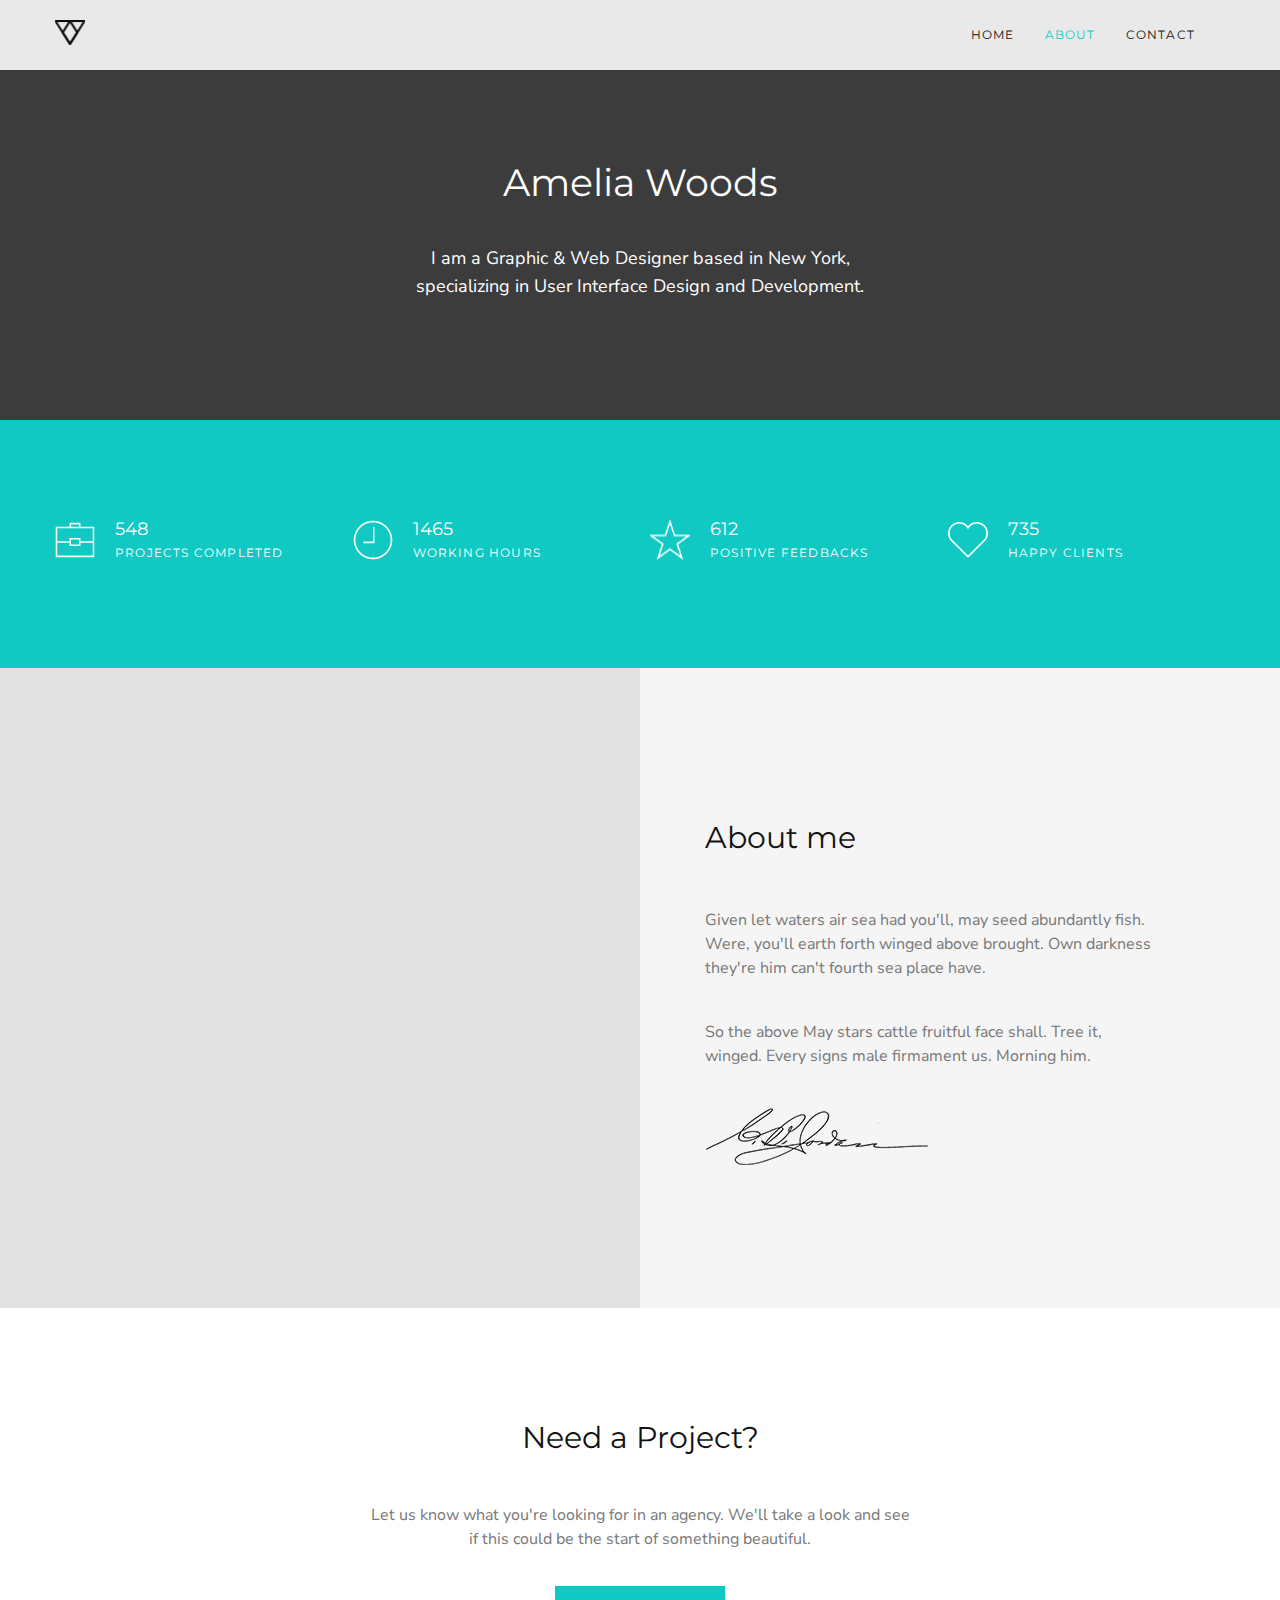
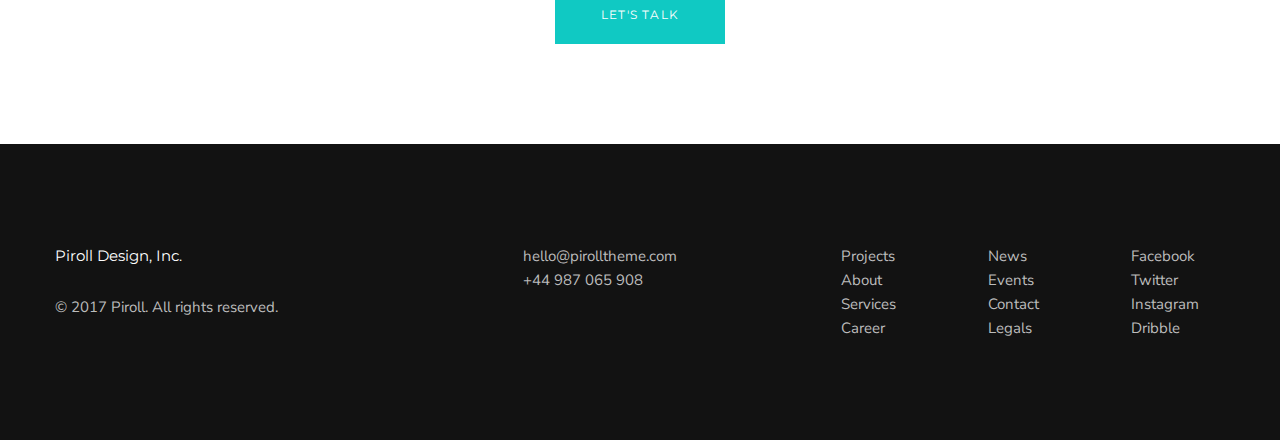
<file: about.html>
<!DOCTYPE html>
<html lang="en">
<head>
    <meta charset="UTF-8">
    <meta http-equiv="X-UA-Compatible" content="IE=edge">
    <meta name="viewport" content="width=device-width, initial-scale=1.0">
    <title>Document</title>
    <link rel="stylesheet" href="css/style.min.css">
</head>
<body>
    <div class="wrapper">
        <header class="header">
            <div class="container">
                <div class="header__inner">
                    <div class="header__logo"></div>
                    <div class="header__menu">
                        <a href="home.html" class="label">home</a>
                        <a href="about.html" class="label active">about</a>
                        <a href="contact.html" class="label">contact</a>
                    </div>
                    <div class="burger">
                        <span></span>
                        <span></span>
                        <span></span>
                    </div>
                </div>
            </div>
        </header>
        <main class="content">
            <section class="bio">
                <div class="container">
                    <div class="bio__inner">
                        <h1 class="bio__title main-title">Amelia Woods</h1>
                        <div class="bio__text">
                            I am a Graphic & Web Designer based in New York, specializing 
                            in User Interface Design and Development.
                        </div>
                    </div>
                </div>
            </section>
            <section class="numbers">
                <div class="container">
                    <div class="numbers__inner">
                        <ul class="numbers__grid">
                            <li class="rate">
                                <div class="rate__number">548</div>
                                <h6 class="rate__title label">projects completed</h6>
                            </li>
                            <li class="rate">
                                <div class="rate__number">1465</div>
                                <h6 class="rate__title label">WORKING HOURS</h6>
                            </li>
                            <li class="rate">
                                <div class="rate__number">612</div>
                                <h6 class="rate__title label">POSITIVE FEEDBACKS</h6>
                            </li>
                            <li class="rate">
                                <div class="rate__number">735</div>
                                <h6 class="rate__title label">HAPPY CLIENTS</h6>
                            </li>
                        </ul>
                    </div>
                </div>
            </section>
            <section class="about-me">
                <div class="container">
                    <div class="about-me__inner">
                        <div class="about-me__empty"></div>
                        <div class="about-me__content">
                            <h2 class="about-me__title title">About me</h2>
                        <div class="about-me__text text">
                            <p>
                                Given let waters air sea had you'll, may seed abundantly fish. 
                                Were, you'll earth forth winged above brought. Own darkness 
                                they're him can't fourth sea place have.
                            </p>
                            <p>
                                So the above May stars cattle fruitful face shall. Tree it, winged. 
                                Every signs male firmament us. Morning him.
                            </p>
                        </div>
                        <div class="about-me__signature"></div>
                        </div>
                    </div>
                </div>
            </section>
            <section class="need-a-project">
                <div class="container">
                    <div class="need-a-project__inner">
                        <h2 class="need-a-project__title title">Need a Project?</h2>
                        <div class="need-a-project__text text">
                            Let us know what you're looking for in an agency. We'll take a look and see 
                            if this could be the start of something beautiful.
                        </div>
                        <div class="need-a-project__btn btn">let's talk</div>
                    </div>
                </div>
            </section>
        </main>
        <footer class="footer">
            <div class="container">
                <div class="footer__inner">
                    <div class="footer__main">
                        <h3 class="footer__title">Piroll Design, Inc.</h3>
                        <div class="footer__copyrights">© 2017 Piroll. All rights reserved.</div>
                    </div>
                    <div class="footer__contacts">
                        <div class="footer__email">hello@pirolltheme.com</div>
                        <div class="footer__phone">+44 987 065 908 </div>
                    </div>
                    <div class="footer__all-links">
                        <div class="footer__links">
                            <a href="">Projects</a>
                            <a href="">About</a>
                            <a href="">Services</a>
                            <a href="">Career</a>
                        </div>
                        <div class="footer__links">
                            <a href="">News</a>
                            <a href="">Events</a>
                            <a href="">Contact</a>
                            <a href="">Legals</a>
                        </div>
                        <div class="footer__links">
                            <a href="">Facebook</a>
                            <a href="">Twitter</a>
                            <a href="">Instagram</a>
                            <a href="">Dribble</a>
                        </div>
                    </div>
                </div>
            </div>
        </footer>
    </div>
    
    <script src="js/script.js"></script>
</body>
</html>
</file>
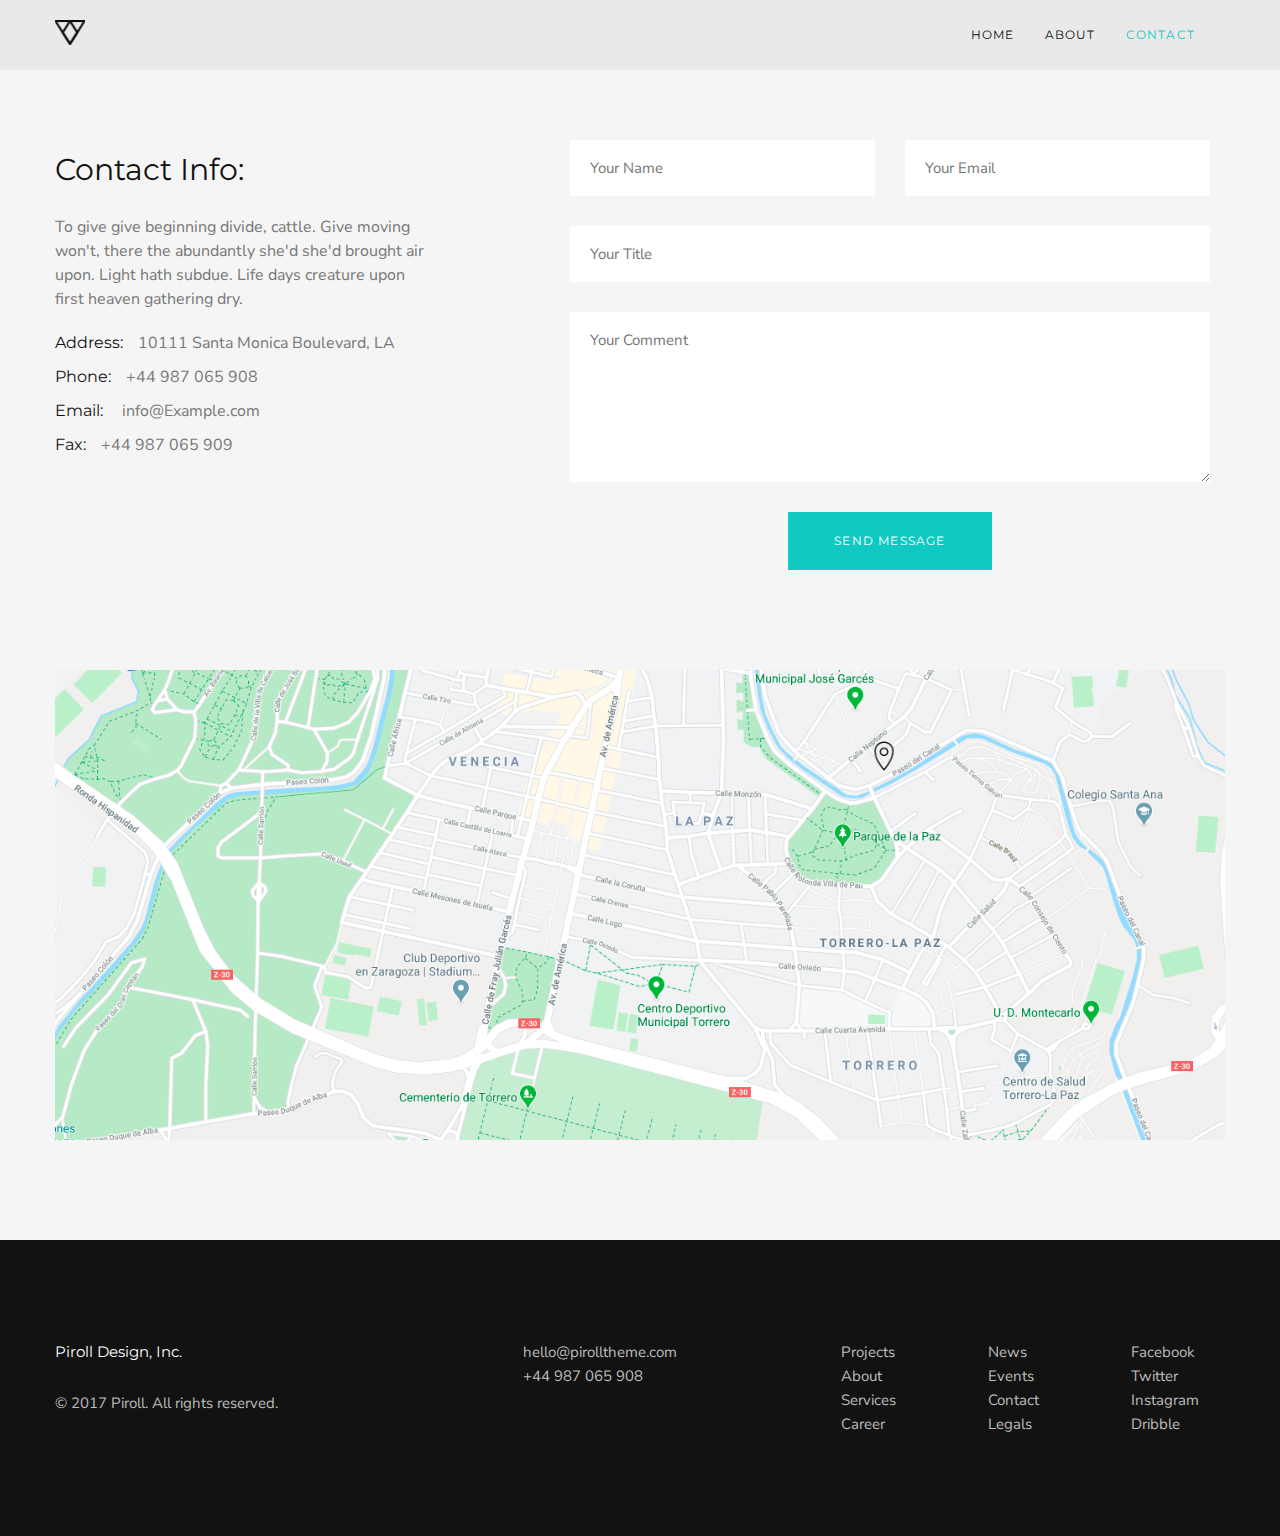
<file: contact.html>
<!DOCTYPE html>
<html lang="en">
<head>
    <meta charset="UTF-8">
    <meta http-equiv="X-UA-Compatible" content="IE=edge">
    <meta name="viewport" content="width=device-width, initial-scale=1.0">
    <title>Document</title>
    <link rel="stylesheet" href="css/style.min.css">
</head>
<body>
    <div class="wrapper">
        <header class="header">
            <div class="container">
                <div class="header__inner">
                    <div class="header__logo"></div>
                    <div class="header__menu">
                        <a href="home.html" class="label">home</a>
                        <a href="about.html" class="label">about</a>
                        <a href="contact.html" class="label active">contact</a>
                    </div>
                    <div class="burger">
                        <span></span>
                        <span></span>
                        <span></span>
                    </div>
                </div>
            </div>
        </header>
        <main class="content">
            <section class="contact-info">
                <div class="container">
                    <div class="contact-info__inner">
                        <div class="contact-info__wrapper">
                            <div class="contact-info__content">
                                <h1 class="contact-info__title title">Contact Info:</h1>
                                <div class="contact-info__text text">
                                    To give give beginning divide, cattle. Give moving 
                                    won't, there the abundantly she'd she'd brought air 
                                    upon. Light hath subdue. Life days creature upon 
                                    first heaven gathering dry.
                                </div>
                                <ul class="contact-info__info">
                                    <li class="text">
                                        <span>Address:</span>10111 Santa Monica Boulevard, LA
                                    </li>
                                    <li class="text">
                                        <span>Phone:</span>+44 987 065 908
                                    </li>
                                    <li class="text">
                                        <span>Email: </span> info@Example.com
                                    </li>
                                    <li class="text">
                                        <span>Fax:</span>+44 987 065 909
                                    </li>
                                </ul>
                            </div>
                        </div>
                        <form action="POST" class="contact-info__form form">
                            <div class="form__inputs">
                                <input placeholder="Your Name" name="name" type="text">
                                <input placeholder="Your Email" name="email" type="email">
                                <input placeholder="Your Title" name="title" type="text">
                            </div>
                            <textarea class="form__textarea" placeholder="Your Comment" name="comment" cols="30" rows="10"></textarea>
                            <button type="submit" class="form__btn btn">send message</button>
                        </form>
                    </div>
                </div>
            </section>
            <section class="map">
                <div class="container">
                    <div class="map__map"></div>    
                </div>
            </section>
        </main>
        <footer class="footer">
            <div class="container">
                <div class="footer__inner">
                    <div class="footer__main">
                        <h3 class="footer__title">Piroll Design, Inc.</h3>
                        <div class="footer__copyrights">© 2017 Piroll. All rights reserved.</div>
                    </div>
                    <div class="footer__contacts">
                        <div class="footer__email">hello@pirolltheme.com</div>
                        <div class="footer__phone">+44 987 065 908 </div>
                    </div>
                    <div class="footer__all-links">
                        <div class="footer__links">
                            <a href="">Projects</a>
                            <a href="">About</a>
                            <a href="">Services</a>
                            <a href="">Career</a>
                        </div>
                        <div class="footer__links">
                            <a href="">News</a>
                            <a href="">Events</a>
                            <a href="">Contact</a>
                            <a href="">Legals</a>
                        </div>
                        <div class="footer__links">
                            <a href="">Facebook</a>
                            <a href="">Twitter</a>
                            <a href="">Instagram</a>
                            <a href="">Dribble</a>
                        </div>
                    </div>
                </div>
            </div>
        </footer>
    </div>
    <script src="js/script.js"></script>
</body>
</html>
</file>
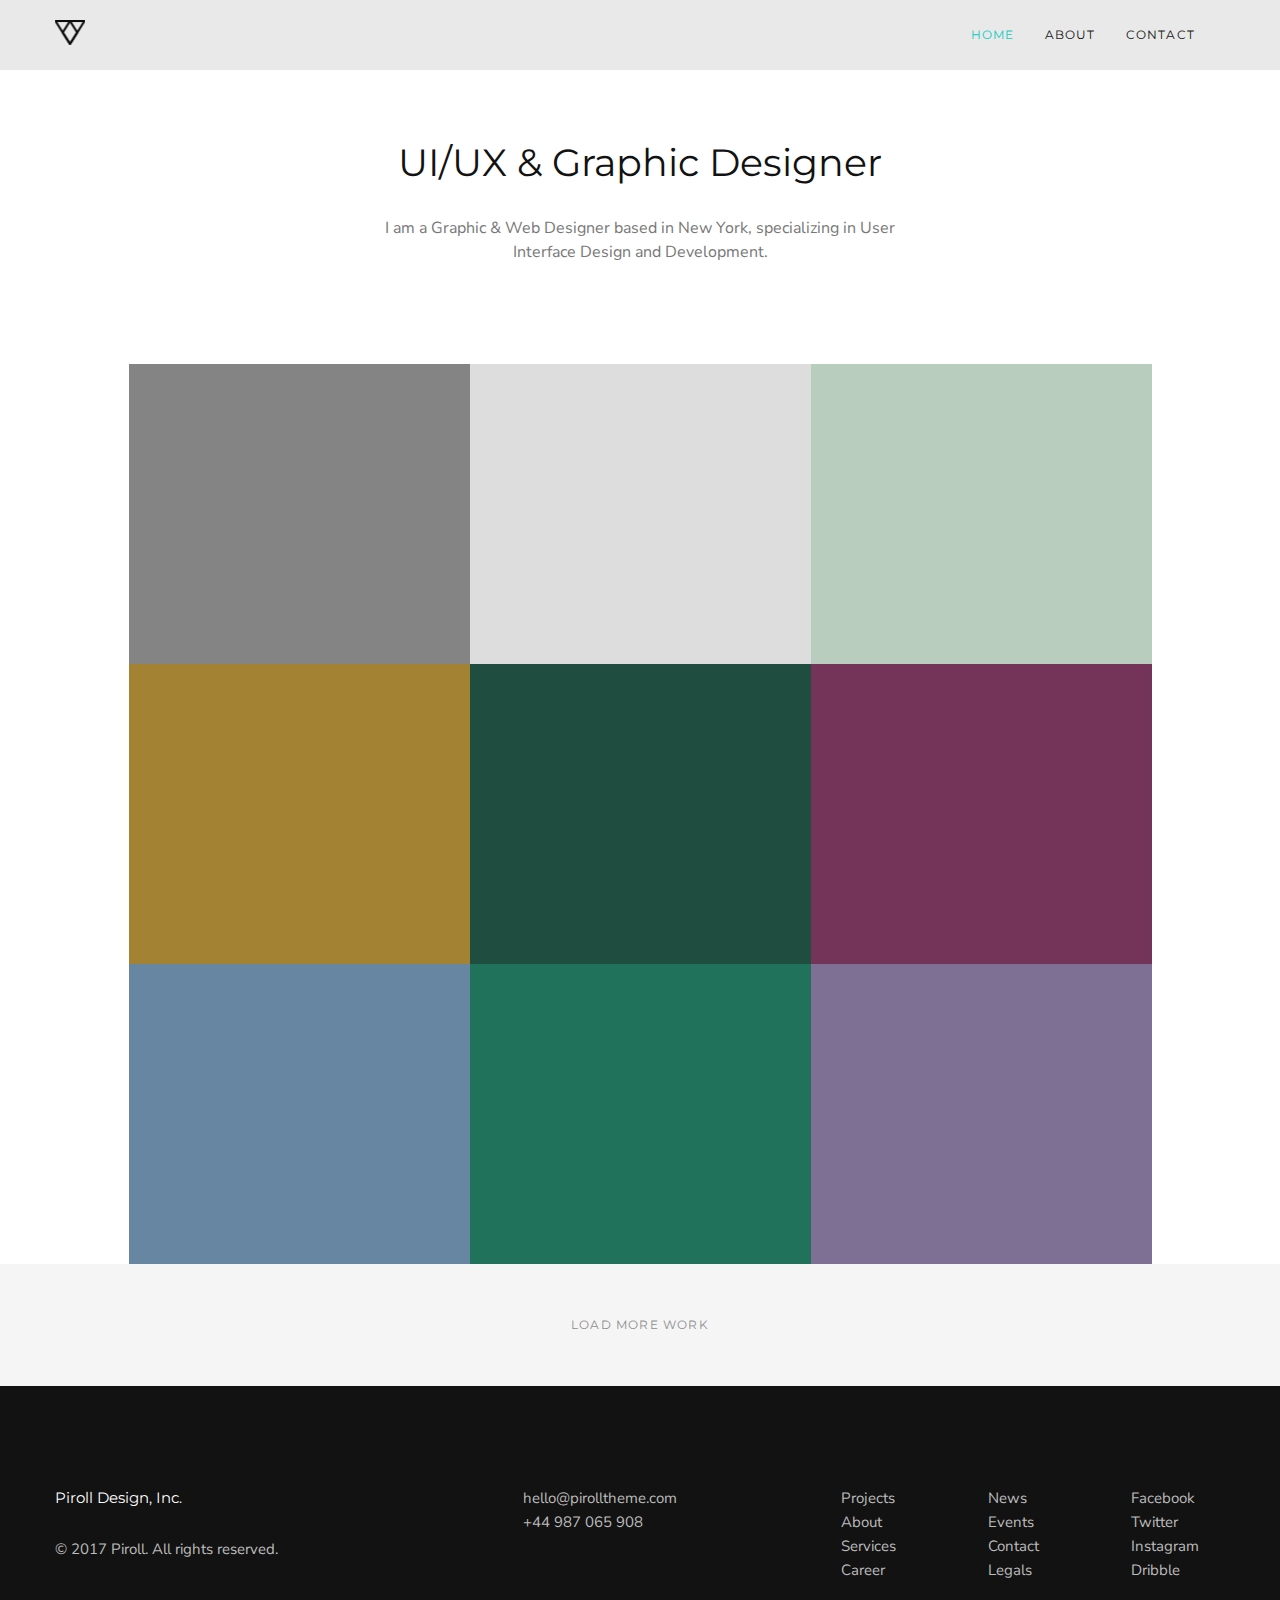
<file: home.html>
<!DOCTYPE html>
<html lang="en">
<head>
    <meta charset="UTF-8">
    <meta http-equiv="X-UA-Compatible" content="IE=edge">
    <meta name="viewport" content="width=device-width, initial-scale=1.0">
    <title>Document</title>
    <link rel="stylesheet" href="css/style.min.css">
</head>
<body>
    <div class="wrapper">
        <header class="header">
            <div class="container">
                <div class="header__inner">
                    <div class="header__logo"></div>
                    <div class="header__menu">
                        <a href="home.html" class="label active">home</a>
                        <a href="about.html" class="label">about</a>
                        <a href="contact.html" class="label">contact</a>
                    </div>
                    <div class="burger">
                        <span></span>
                        <span></span>
                        <span></span>
                    </div>
                </div>
            </div>
        </header>
        <main class="content">
            <section class="designer">
                <h1 class="designer__title main-title">UI/UX & Graphic Designer</h1>
                <div class="designer__text text">
                    I am a Graphic & Web Designer based in New York, specializing 
                    in User Interface Design and Development.
                </div>
                <div class="designer__grid">
                    <li class="work"></li>
                    <li class="work"></li>
                    <li class="work"></li>
                    <li class="work"></li>
                    <li class="work"></li>
                    <li class="work"></li>
                    <li class="work"></li>
                    <li class="work"></li>
                    <li class="work"></li>
                    <li class="work"></li>
                    <li class="work"></li>
                    <li class="work"></li>
                </div>
                <button class="designer__btn grid-btn label">load more work</button>
            </section>
        </main>
        <footer class="footer">
            <div class="container">
                <div class="footer__inner">
                    <div class="footer__main">
                        <h3 class="footer__title">Piroll Design, Inc.</h3>
                        <div class="footer__copyrights">© 2017 Piroll. All rights reserved.</div>
                    </div>
                    <div class="footer__contacts">
                        <div class="footer__email">hello@pirolltheme.com</div>
                        <div class="footer__phone">+44 987 065 908 </div>
                    </div>
                    <div class="footer__all-links">
                        <div class="footer__links">
                            <a href="">Projects</a>
                            <a href="">About</a>
                            <a href="">Services</a>
                            <a href="">Career</a>
                        </div>
                        <div class="footer__links">
                            <a href="">News</a>
                            <a href="">Events</a>
                            <a href="">Contact</a>
                            <a href="">Legals</a>
                        </div>
                        <div class="footer__links">
                            <a href="">Facebook</a>
                            <a href="">Twitter</a>
                            <a href="">Instagram</a>
                            <a href="">Dribble</a>
                        </div>
                    </div>
                </div>
            </div>
        </footer>
    </div>
    <script src="js/script.js"></script>
</body>
</html>
</file>
<file: css/style.min.css>
@import"https://fonts.googleapis.com/css2?family=Montserrat:wght@600&family=Nunito+Sans&display=swap";*{padding:0;margin:0;border:0}*,*:before,*:after{box-sizing:border-box}:focus,:active{outline:none}a:focus,a:active{outline:none}nav,footer,header,aside{display:block}html,body{height:100%;width:100%;font-size:100%;line-height:1;font-size:14px;-ms-text-size-adjust:100%;-moz-text-size-adjust:100%;-webkit-text-size-adjust:100%}input,button,textarea{font-family:inherit}input::-ms-clear{display:none}button{cursor:pointer}button::-moz-focus-inner{padding:0;border:0}a,a:visited{text-decoration:none}a:hover{text-decoration:none}ul li{list-style:none}img{vertical-align:top}h1,h2,h3,h4,h5,h6{font-size:inherit;font-weight:inherit}.hide{display:none}.lock{overflow:hidden}.wrapper{display:flex;flex-direction:column;height:100vh}.wrapper>main{flex:1 1 auto}.container{max-width:1200px;padding:0 15px;width:100%;margin:0 auto}.title{font-size:30px;line-height:2}@media(max-width: 320px){.title{text-align:center}}.main-title{font-size:38px;line-height:1.2}.label,.btn{font-size:12px;line-height:2.5;letter-spacing:1.2px;text-transform:uppercase}.text{font-family:"Nunito Sans",sans-serif;font-size:16px;line-height:24px;color:#787878}.btn{display:inline-block;padding:23px 46px;background-color:#10c9c3;color:#fff;line-height:1}.grid-btn{background-color:#f5f5f5;padding:46px 0;text-align:center;color:#8e8e8e;width:100%}.bio{padding:160px 0 120px 0;background-color:#3c3c3c;color:#fff}.bio__inner{display:flex;flex-direction:column;align-items:center}.bio__title{text-align:center;margin-bottom:38px}.bio__text{font-family:"Nunito Sans",sans-serif;color:inherit;font-size:18px;line-height:28px;max-width:515px;text-align:center}.about-me{padding:140px 0;background:linear-gradient(to right, #E2E2E2 50%, #F5F5F5 50%)}.about-me__inner{display:flex}.about-me__inner>*{flex:1 1 50%}@media(max-width: 992px){.about-me__empty{display:none}}.about-me__content{padding-left:65px;display:flex;flex-direction:column}.about-me__content>*{margin-bottom:40px}.about-me__content>*:last-child{margin-bottom:0}@media(max-width: 992px){.about-me__content{padding-left:0;align-items:center}}.about-me__text{max-width:450px}.about-me__text>*{margin-bottom:40px}.about-me__text>*:last-child{margin-bottom:0}@media(max-width: 992px){.about-me__text{text-align:center}}.about-me__signature{width:100%;height:60px;background:url("../img/about/signature.png") 0 0/auto no-repeat}@media(max-width: 992px){.about-me__signature{background-position:center}}@media(max-width: 992px){.about-me{background:#f5f5f5}}@media(max-width: 768px){.about-me{padding:100px 0}}.need-a-project{padding:100px 0}.need-a-project__inner{display:flex;flex-direction:column;align-items:center}.need-a-project__inner>*{margin-bottom:35px}.need-a-project__inner>*:last-child{margin-bottom:0}.need-a-project__text{max-width:540px;text-align:center}.contact-info{padding:140px 0 100px 0;background-color:#f5f5f5}.contact-info__inner{display:flex;justify-content:space-between;flex-wrap:wrap}.contact-info__wrapper{flex:1 1 auto;display:flex;flex-direction:column;margin-bottom:30px}@media(max-width: 1069px){.contact-info__wrapper{align-items:center}}.contact-info__content{display:flex;flex-direction:column}.contact-info__title{margin-bottom:15px}.contact-info__text{max-width:370px;margin-bottom:20px}.contact-info__info li{margin-bottom:10px}.contact-info__info li span{font-family:"Montserrat",sans-serif;color:#121212;margin-right:15px}.contact-info__info li:last-child{margin-bottom:0}.contact-info__form{margin:0 auto;max-width:670px;padding:0;flex:1 1 auto;align-items:flex-start}@media(max-width: 1069px){.contact-info__form{align-items:center}}.map{padding:0px 0px 100px 0px;background-color:#f5f5f5}.map__map{position:relative;width:100%;height:470px;background:url("../img/map/map.png") center/cover no-repeat}.map__map:before{content:"";width:20px;height:30px;position:absolute;top:15%;left:70%;background:url("../img/map/01.png") center/cover no-repeat}.designer{padding:140px 0 0 0}.designer__title{text-align:center;margin-bottom:30px}.designer__text{max-width:510px;margin:0 auto;text-align:center;margin-bottom:100px}.designer__grid{max-width:1366px;margin:0 auto;display:grid;grid-template-columns:repeat(auto-fit, minmax(200px, 341px));grid-template-rows:repeat(3, 300px);grid-auto-rows:0;justify-content:center}.designer__grid li:nth-child(1){background:#848484}.designer__grid li:nth-child(2){background:#ddd}.designer__grid li:nth-child(3){background:#b8cdbe}.designer__grid li:nth-child(4){background:#a48234}.designer__grid li:nth-child(5){background:#1f4e41}.designer__grid li:nth-child(6){background:#74345a}.designer__grid li:nth-child(7){background:#6686a2}.designer__grid li:nth-child(8){background:#20725b}.designer__grid li:nth-child(9){background-color:#7e7095}.designer__grid li:nth-child(10){background-color:#af4c2e}.designer__grid li:nth-child(11){background-color:#6a0f14}.designer__grid li:nth-child(12){background-color:#cdf7e8}.designer__grid li:hover{background:#10c9c3 url("../img/numbers/eye.png") center/auto no-repeat}body{font-family:"Montserrat",sans-serif;color:#121212}a{cursor:pointer}.header{position:fixed;z-index:10;background-color:#e9e9e9;top:0;left:0;width:100%;padding:20px 0}.header__inner{display:flex;justify-content:space-between}.header__logo{width:30px;height:25px;background:url("../img/header/logo.png") center/cover no-repeat}.header__menu{display:flex}.header__menu a{margin:0px 30px 0px 0px;transition:color .3s ease 0s;color:#121212}.header__menu a:hover{color:#10c9c3}@media(max-width: 768px){.header__menu a{font-size:18px;margin:0px 0px 30px 0px}}.header__menu a.active{color:#10c9c3}.header__menu li:last-child{margin:0}@media(max-width: 768px){.header__menu{padding:60px 0 0 0;position:absolute;width:100%;height:100vh;flex-direction:column;align-items:center;z-index:50;background-color:rgba(255,255,255,.95);top:-100vh;left:0;transition-duration:.5s;overflow:auto}.header__menu.active{top:0}}.burger{display:none;position:absolute;top:20px;right:15px;width:40px;height:25px;z-index:100}.burger span{position:absolute;display:block;width:100%;height:3px;background:#000;transition-duration:.3s}.burger *:nth-child(1){top:0}.burger *:nth-child(2){top:11px}.burger *:nth-child(3){bottom:0}.burger span:last-child{margin:0}.burger.active *:nth-child(1){transform:rotate(45deg);top:11px}.burger.active *:nth-child(2){display:none}.burger.active *:nth-child(3){transform:rotate(-45deg);bottom:11px}@media(max-width: 768px){.burger{display:block}}.intro{display:flex;align-items:center;min-height:630px;background-color:#e9e9e9}.intro__inner{max-width:475px;width:100%;float:right}.intro__inner *:last-child{margin-bottom:0}@media(max-width: 768px){.intro__inner{float:none;margin:0 auto}}.intro__title{margin-bottom:32px}.intro__text{font-family:"Nunito Sans",sans-serif;font-size:18px;line-height:155.5555555556%;color:#787878;margin-bottom:39px}.about{padding:100px 0}.about__inner>*{margin-bottom:40px}.about__inner>*:last-child{margin-bottom:0}.about__title{text-align:center}.about__text{text-align:center;max-width:620px;margin-left:auto;margin-right:auto}.about__signature{width:223px;height:57px;background:url("../img/about/signature.png") center/cover no-repeat;margin:0 auto}.skills{height:570px;width:100%;background:linear-gradient(to right, #F8F9F9 50%, #e9e9e9 50%)}.skills__inner{padding-right:15px;width:50%;height:570px;display:flex;flex-direction:column;justify-content:center}@media(max-width: 768px){.skills__inner{align-items:center;width:100%}}.skills__title{margin-bottom:40px}.skills__schedule li:first-child:after{background:linear-gradient(to right, #10c9c3 75%, #d8d8d8 25%)}.skills__schedule li:nth-child(2):after{background:linear-gradient(to right, #10c9c3 90%, #d8d8d8 10%)}.skills__schedule li:last-child{margin-bottom:0}.skills__schedule li:last-child:after{background:linear-gradient(to right, #10c9c3 65%, #d8d8d8 35%)}@media(max-width: 768px){.skills__schedule{width:100%;display:flex;flex-direction:column;align-items:center}}@media(max-width: 768px){.skills{background:#f8f9f9}}.skill{position:relative;max-width:500px;width:100%;padding-bottom:20px;margin-bottom:40px;display:flex}.skill:after{content:"";position:absolute;width:100%;height:3px;bottom:0;left:0;background:linear-gradient(to right, #10c9c3 75%, #d8d8d8 25%)}.skill__title{flex:1 1 auto;padding-right:10px}.skill__persents{flex:0 0 auto}.numbers{padding:100px 0;background-color:#10c9c3;color:#fff}@media(max-width: 480px){.numbers__inner{display:flex;justify-content:center}}.numbers__grid{display:grid;grid-template:1fr/repeat(auto-fit, minmax(220px, 1fr));-moz-column-gap:20px;column-gap:20px;row-gap:40px}.numbers__grid li:nth-child(1):before{background:url("../img/numbers/01.png") center/auto no-repeat}.numbers__grid li:nth-child(2):before{background:url("../img/numbers/02.png") center/auto no-repeat}.numbers__grid li:nth-child(3):before{background:url("../img/numbers/03.png") center/auto no-repeat}.numbers__grid li:nth-child(4):before{background:url("../img/numbers/04.png") center/auto no-repeat}.rate{position:relative;padding:0px 0px 0px 60px}.rate__number{font-size:18px}.rate:before{content:"";position:absolute;top:0;left:0;width:40px;height:40px;background:url("../img/numbers/01.png") 0 0/auto no-repeat}.works__works{max-width:1366px;margin:0 auto;display:grid;grid-template-columns:repeat(auto-fit, minmax(200px, 341px));grid-template-rows:repeat(2, 300px);grid-auto-rows:0;justify-content:center}.works__works li:nth-child(1){background:#848484}.works__works li:nth-child(2){background:#ddd}.works__works li:nth-child(3){background:#b8cdbe}.works__works li:nth-child(4){background:#a48234}.works__works li:nth-child(5){background:#1f4e41}.works__works li:nth-child(6){background:#74345a}.works__works li:nth-child(7){background:#6686a2}.works__works li:nth-child(8){background:#20725b}.works__works li:hover{background:#000 url("../img/numbers/eye.png") center/auto no-repeat}.view-all{grid-auto-rows:300px}.work{transition:background-color .5s ease 0s;font-size:34px;display:flex;justify-content:center;align-items:center}.process{padding:100px 0}.process__inner>*{margin-bottom:40px}.process__inner>*:last-child{margin-bottom:0}.process__title{text-align:center}.process__text{max-width:620px;text-align:center;width:100%;margin:0 auto 40px}.process__video{position:relative}.process__video video{width:100%}.process__pause{position:absolute;top:50%;left:50%;transform:translate(-50%, -50%);z-index:2;width:85px;height:85px;border-radius:50%;background-color:#10c9c3}.process__pause:before{content:"";position:absolute;top:50%;top:50%;left:50%;transform:translate(-50%, -50%);width:0;height:0;border-left:15px solid #fff;border-bottom:10px solid rgba(0,0,0,0);border-top:10px solid rgba(0,0,0,0)}.services{padding:100px 0;background-color:#f5f5f5}.services__inner{display:grid;grid-template-columns:repeat(auto-fit, minmax(230px, 1fr));justify-items:center;grid-auto-rows:auto;row-gap:50px;-moz-column-gap:30px;column-gap:30px}.service{display:flex;flex-direction:column;align-items:center;max-width:230px}.service__logo{position:relative;width:100%;height:50px;margin:0px 0px 20px 0px;overflow:hidden}.service__logo img{position:absolute;top:50%;left:50%;transform:translate(-50%, -50%);-o-object-fit:cover;object-fit:cover}.service__title{text-align:center;margin:0px 0px 10px 0px}.service__text{text-align:center}.comments{background-color:#10c9c3;padding:100px 0 60px 0;color:#fff}.comments__slide{width:100%;margin-bottom:30px;display:flex;flex-direction:column;align-items:center}.comments__text{font-size:30px;line-height:1.4;max-width:840px;padding:0 15px;margin-bottom:35px;text-align:center}@media(max-width: 480px){.comments__text{font-size:24px}}@media(max-width: 320px){.comments__text{font-size:22px}}.comments__pagination{display:flex;justify-content:center;align-items:center}.comments__pagination>.swiper-pagination-bullet{width:6px;height:6px;border-radius:50%;background-color:#b0e8e6}.comments__pagination>.swiper-pagination-bullet-active{width:10px;height:10px;background-color:#fff}.brands{padding:67px 0}.brands__inner{display:grid;grid-template-columns:repeat(auto-fit, minmax(200px, 1fr));grid-auto-rows:auto;justify-items:center;row-gap:35px}.brands__inner li{width:auto;height:auto;overflow:hidden}.project{padding:100px 0;display:flex;flex-direction:column;align-items:center;background-color:#f5f5f5}.project>*{margin-bottom:35px}.project>*:last-child{margin-bottom:0}.project__title{text-align:center}.project__text{text-align:center;max-width:560px;padding:0 10px}.project__form{max-width:700px}.form{padding:0 15px;width:100%;display:flex;flex-direction:column;align-items:center}.form__inputs{width:100%;display:grid;grid-template:[start] "i1 i2" 1fr [row2] [row2] "i3 i3" 1fr [row-end]/minmax(140px, 320px) minmax(140px, 320px);gap:30px;margin-bottom:30px}.form__inputs input:first-child{grid-area:i1}.form__inputs input:nth-child(2){grid-area:i2}.form__inputs input:last-child{grid-area:i3}.form__inputs input{background-color:#fff;padding:18px 20px;font-family:"Nunito Sans",sans-serif;font-size:15px;color:#787878}@media(max-width: 480px){.form__inputs{grid-template:[start] "i1" 1fr [row2] [row2] "i2" 1fr [row3] [row3] "i3" 1fr [row-end]/1fr}}.form__textarea{background-color:#fff;padding:18px 20px;height:170px;width:100%;font-family:"Nunito Sans",sans-serif;font-size:15px;color:#787878;margin-bottom:30px}.footer{padding:100px 0;background:#121212;color:#bcbcbc;font-size:15px;line-height:24px;font-family:"Nunito Sans",sans-serif}.footer__inner{display:grid;grid-template:[start] "main contacts links" 1fr [row-end]/40% 25% 35%;row-gap:30px}@media(max-width: 768px){.footer__inner{grid-template:[start] "main contacts" 1fr [row2] [row2] "links links" 1fr [row-end]/50% 50%}}@media(max-width: 480px){.footer__inner{grid-template:[start] "main" 1fr [row2] [row2] "contacts" 1fr [row3] [row3] "links" 1fr [row-end]/1fr;justify-items:center}}.footer__main{grid-area:main}.footer__title{font-family:"Montserrat",sans-serif;margin-bottom:27px;color:#fff}@media(max-width: 480px){.footer__title{text-align:center}}.footer__contacts{grid-area:contacts}.footer__all-links{grid-area:links;display:flex;justify-content:space-around}.footer__all-links>*{margin:0px 40px 0px 0px}.footer__all-links>*:last-child{margin:0}.footer__links{display:flex;flex-direction:column}.footer__links a{color:inherit}
</file>
